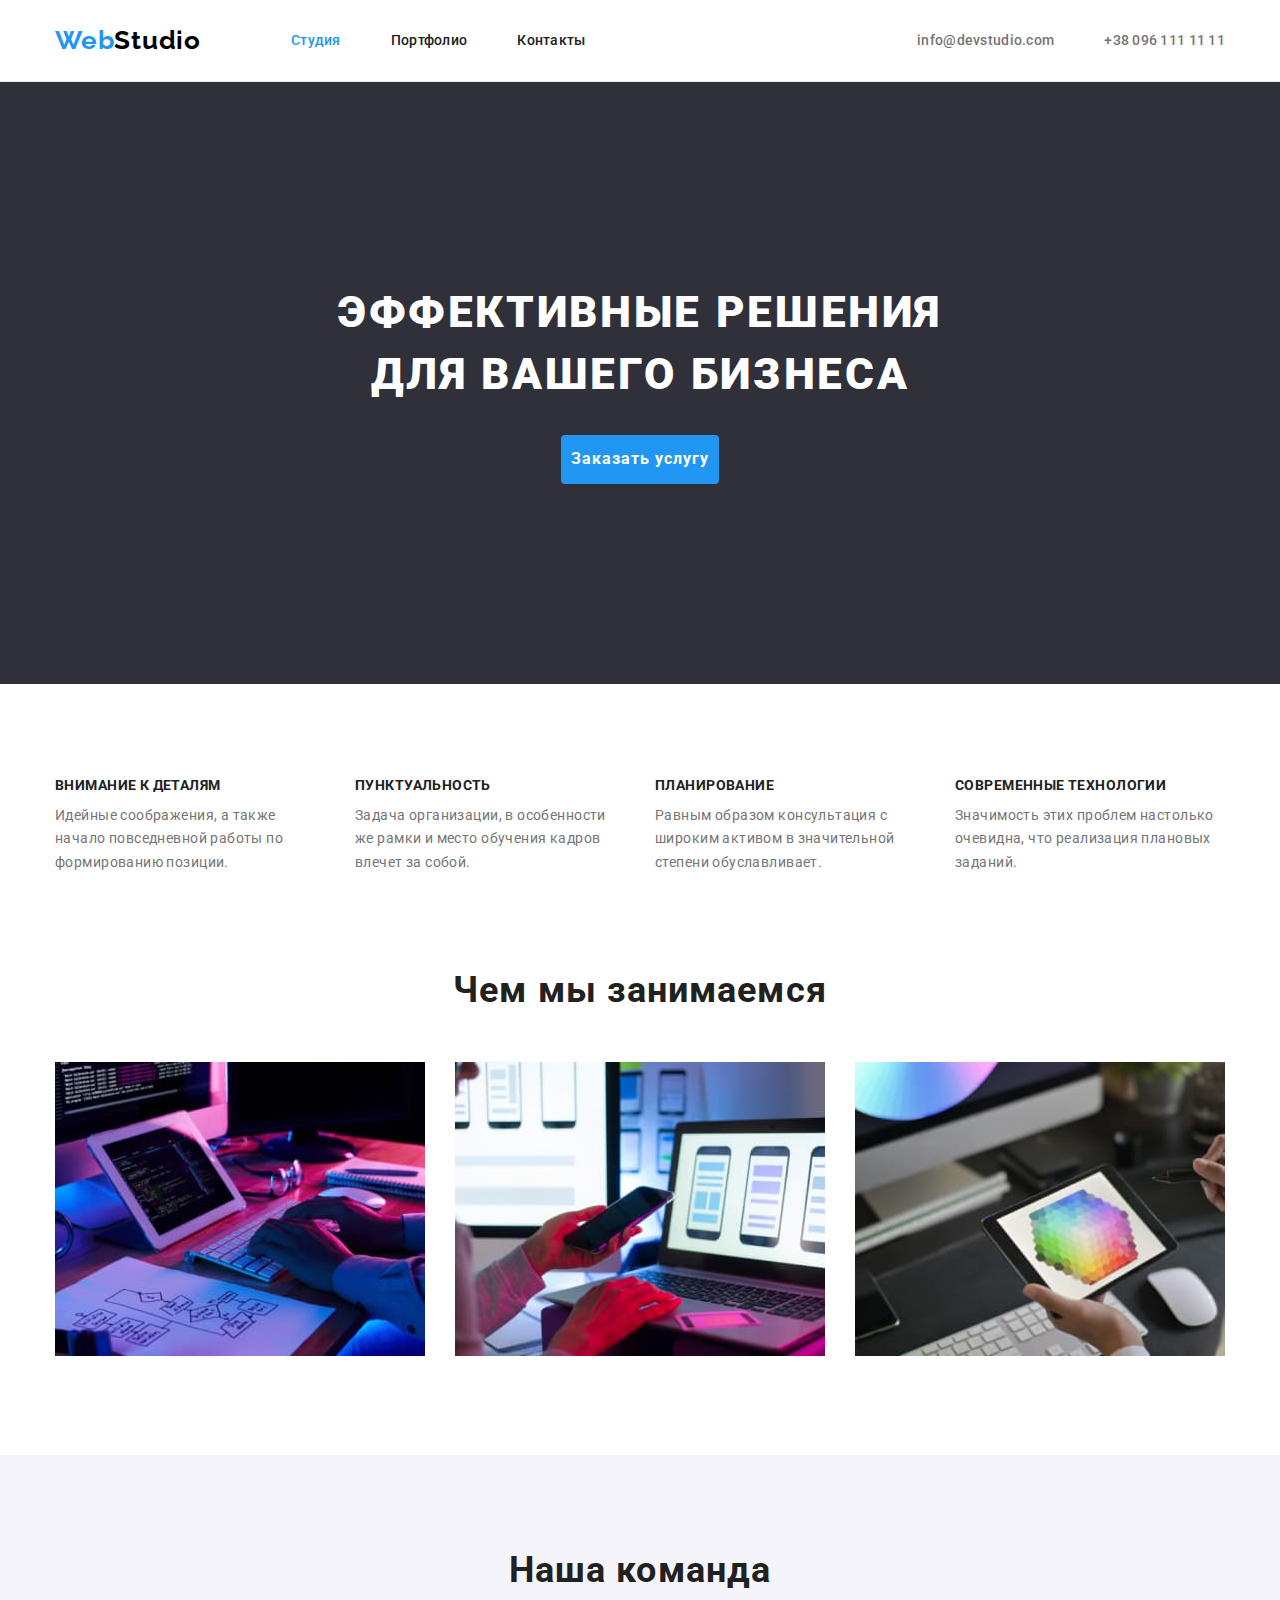
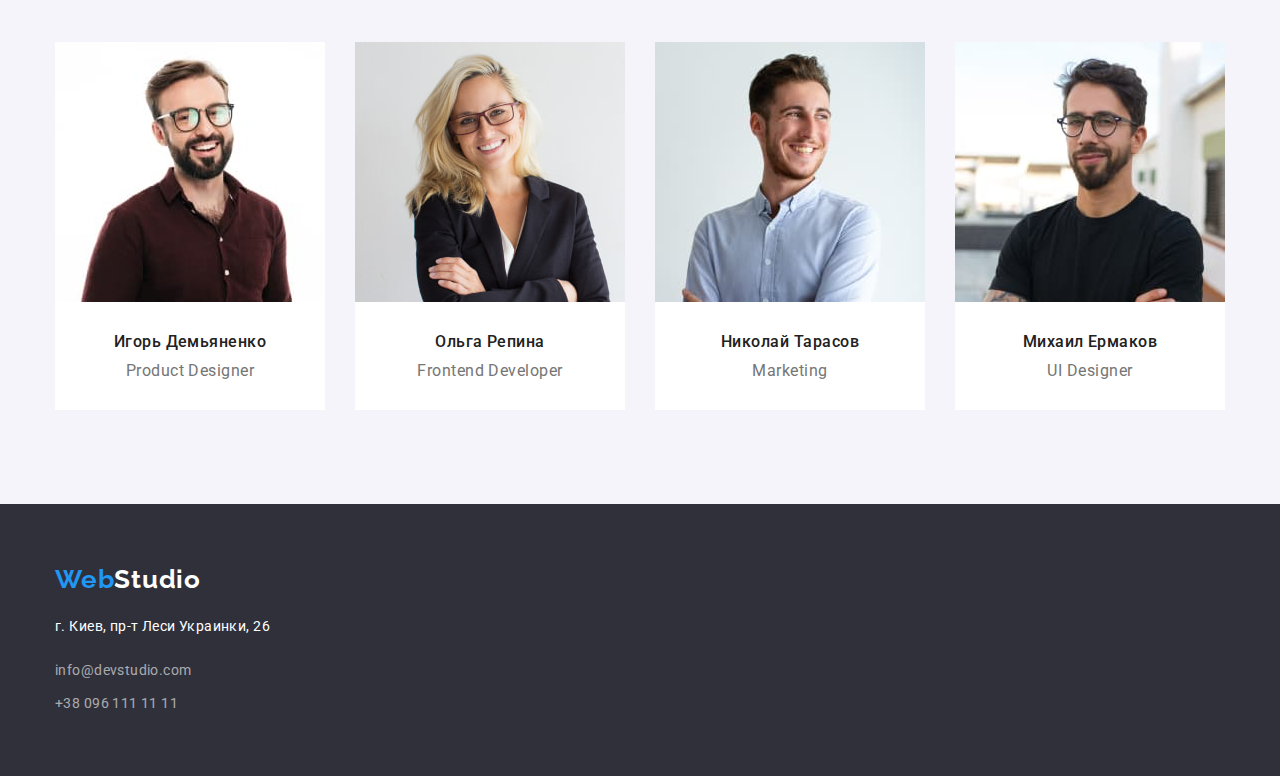
<file: index.html>
<!DOCTYPE html>
<html lang="ru">
  <head>
    <meta charset="UTF-8" />
    <meta http-equiv="X-UA-Compatible" content="IE=edge" />
    <meta name="viewport" content="width=device-width, initial-scale=1.0" />
    <title>Студия</title>
    <link rel="preconnect" href="https://fonts.googleapis.com" />
    <link rel="preconnect" href="https://fonts.gstatic.com" crossorigin />
    <link
      href="https://fonts.googleapis.com/css2?family=Raleway:wght@700&family=Roboto:wght@400;500;700;900&display=swap"
      rel="stylesheet"
    />
    <link
      rel="stylesheet"
      href="https://cdnjs.cloudflare.com/ajax/libs/modern-normalize/1.1.0/modern-normalize.min.css"
    />
    <link rel="stylesheet" href="./css/styles.css" />
  </head>
  <body>
    <!-- Шапка сайта -->
    <header>
      <div class="container navigation">
        <nav class="main-nav">
          <a href="./index.html" class="logo"><span>Web</span>Studio</a>
          <ul class="site-nav list">
            <li><a href="./index.html" class="current-page link">Студия</a></li>
            <li><a href="./portfolio.html" class="link">Портфолио</a></li>
            <li><a href="" class="link">Контакты</a></li>
          </ul>
        </nav>
        <ul class="auth-nav list">
          <li><a href="mailto:info@devstudio.com" class="link">info@devstudio.com</a></li>
          <li><a href="tel:+380961111111" class="link">+38 096 111 11 11</a></li>
        </ul>
      </div>
    </header>
    <main>
      <!-- Герой -->
      <section class="hero">
        <h1 class="hero-title">
          Эффективные решения <br />
          для вашего бизнеса
        </h1>
        <button type="button" class="button">Заказать услугу</button>
      </section>
      <!--Род деятельности-->
      <section class="section-features">
        <div class="container">
          <h2 class="hide">Наши особенности</h2>
          <!--Потом спрячем через стили-->
          <ul class="list features-list">
            <li class="features-colum">
              <h3 class="features-title">Внимание к деталям</h3>
              <p class="features-description">
                Идейные соображения, а также начало повседневной работы по формированию позиции.
              </p>
            </li>
            <li class="features-colum">
              <h3 class="features-title">Пунктуальность</h3>
              <p class="features-description">
                Задача организации, в особенности же рамки и место обучения кадров влечет за собой.
              </p>
            </li>
            <li class="features-colum">
              <h3 class="features-title">Планирование</h3>
              <p class="features-description">
                Равным образом консультация с широким активом в значительной степени обуславливает.
              </p>
            </li>
            <li class="features-colum">
              <h3 class="features-title">Современные технологии</h3>
              <p class="features-description">
                Значимость этих проблем настолько очевидна, что реализация плановых заданий.
              </p>
            </li>
          </ul>
        </div>
      </section>
      <section class="section">
        <div class="container">
          <h2 class="characteristic-title">Чем мы занимаемся</h2>
          <ul class="list characteristic-imgs">
            <li>
              <img
                class="characteristic-picture"
                src="./images/box_1.jpg"
                alt="коддинг"
                width="370"
              />
            </li>
            <li>
              <img
                class="characteristic-picture"
                src="./images/box_2.jpg"
                alt="мобайл"
                width="370"
              />
            </li>
            <li>
              <img
                class="characteristic-picture"
                src="./images/box_3.jpg"
                alt="дизайн"
                width="370"
              />
            </li>
          </ul>
        </div>
      </section>
      <!--Наша команда-->
      <section class="section team">
        <div class="container">
          <h2 class="team-title">Наша команда</h2>
          <ul class="member list">
            <li class="member-li">
              <img class="member-img" src="./images/igor.jpg" alt="игорь" />
              <div class="member-dscr">
                <h3 class="member-title">Игорь Демьяненко</h3>
                <p class="member-position" lang="en">Product Designer</p>
              </div>
            </li>
            <li class="member-li">
              <img class="member-img" src="./images/olga.jpg" alt="ольга" width="270" />
              <div class="member-dscr">
                <h3 class="member-title">Ольга Репина</h3>
                <p class="member-position" lang="en">Frontend Developer</p>
              </div>
            </li>
            <li class="member-li">
              <img class="member-img" src="./images/nikola.jpg" alt="николай" width="270" />
              <div class="member-dscr">
                <h3 class="member-title">Николай Тарасов</h3>
                <p class="member-position" lang="en">Marketing</p>
              </div>
            </li>
            <li class="member-li">
              <img class="member-img" src="./images/mihail.jpg" alt="михаил" width="270" />
              <div class="member-dscr">
                <h3 class="member-title">Михаил Ермаков</h3>
                <p class="member-position" lang="en">UI Designer</p>
              </div>
            </li>
          </ul>
        </div>
      </section>
    </main>
    <!--Футер-->
    <footer>
        <div class="container">
          <a href="./index.html" class="logo foot"><span>Web</span>Studio</a>
          <address>
            <p class="street">г. Киев, пр-т Леси Украинки, 26</p>
            <ul class="contacts list">
              <li><a class="link" href="mailto:info@devstudio.com">info@devstudio.com</a></li>
              <li><a class="link" href="tel:+380961111111">+38 096 111 11 11</a></li>
            </ul>
          </address>
        </div>
    </footer>
  </body>
</html>
</file>
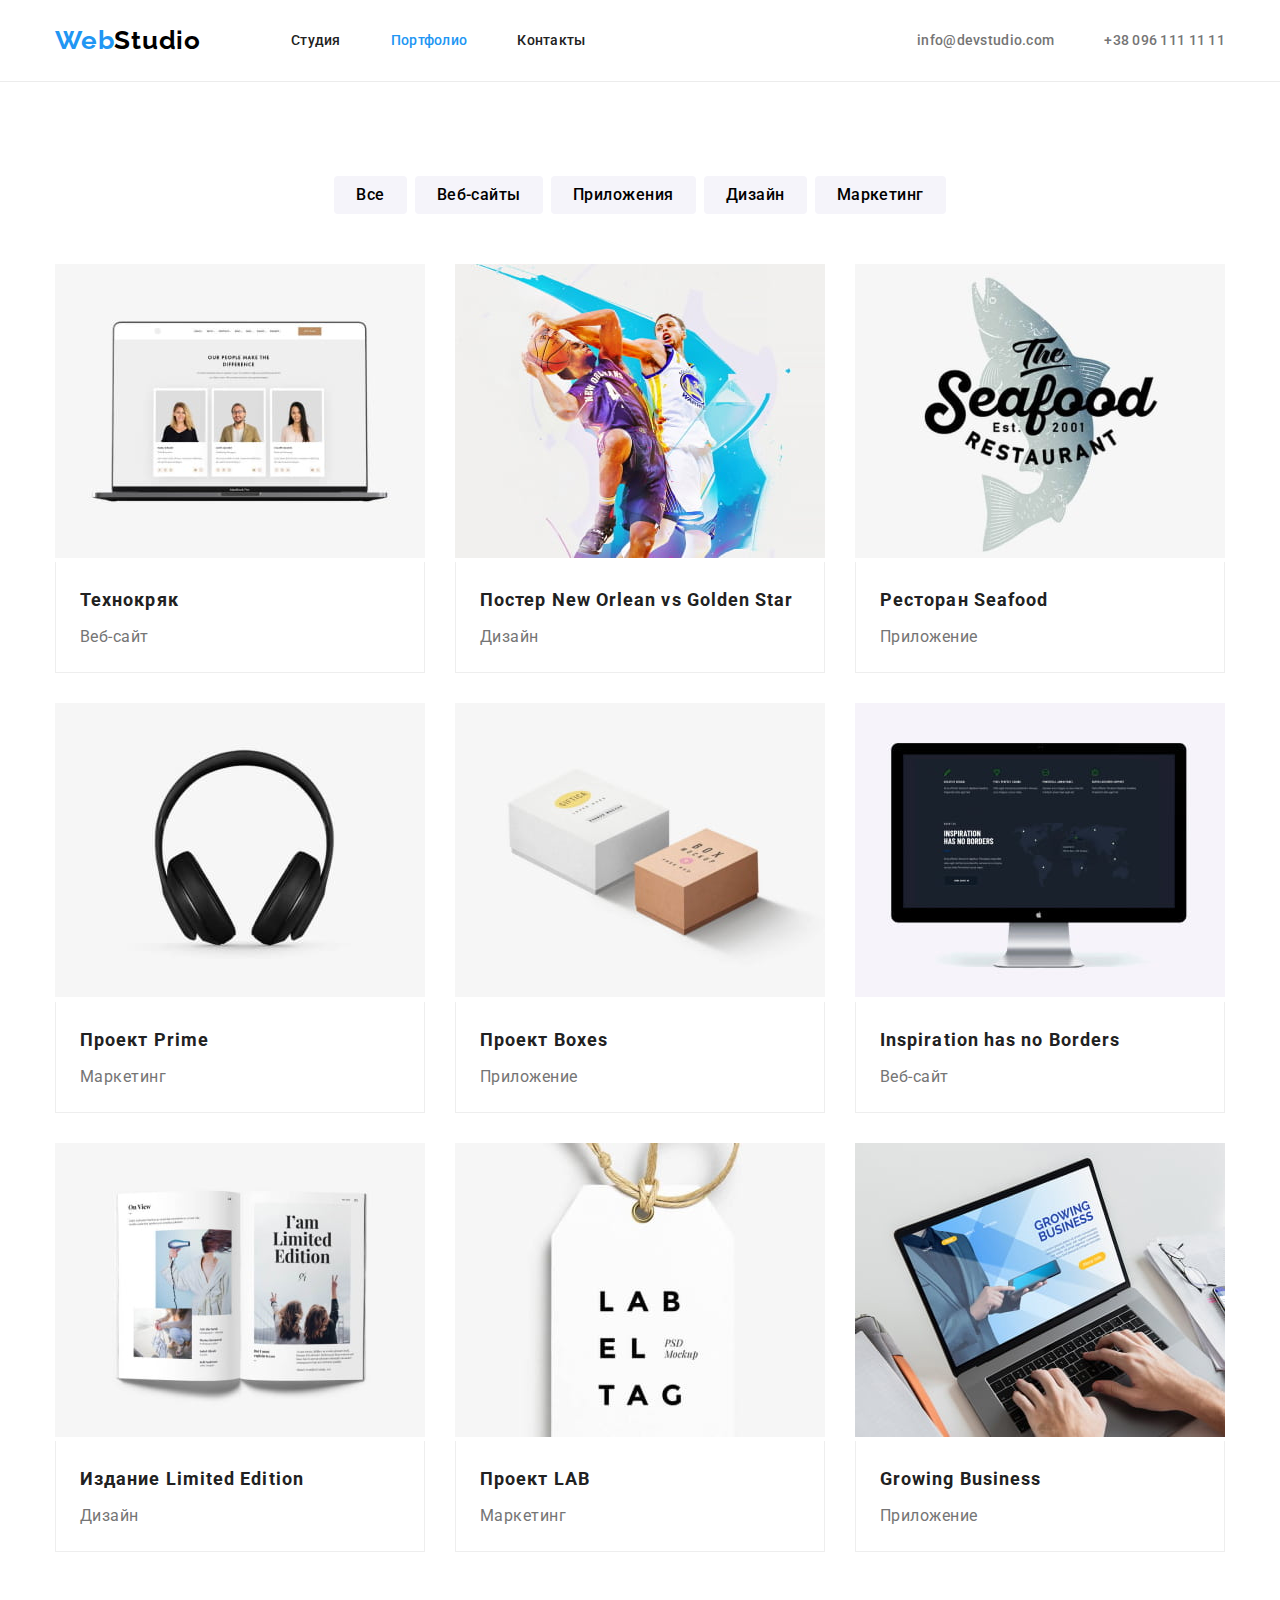
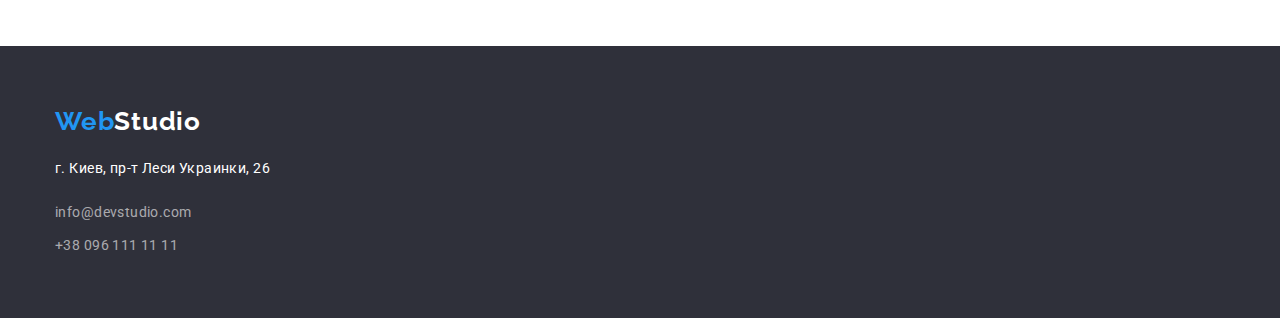
<file: portfolio.html>
<!DOCTYPE html>
<html lang="ru">
  <head>
    <meta charset="UTF-8" />
    <meta http-equiv="X-UA-Compatible" content="IE=edge" />
    <meta name="viewport" content="width=device-width, initial-scale=1.0" />
    <title>Студия</title>
    <link rel="preconnect" href="https://fonts.googleapis.com" />
    <link rel="preconnect" href="https://fonts.gstatic.com" crossorigin />
    <link
      href="https://fonts.googleapis.com/css2?family=Raleway:wght@700&family=Roboto:wght@400;500;700;900&display=swap"
      rel="stylesheet"
    />
    <link
      rel="stylesheet"
      href="https://cdnjs.cloudflare.com/ajax/libs/modern-normalize/1.1.0/modern-normalize.min.css"
    />
    <link rel="stylesheet" href="./css/styles.css" />
  </head>
  <body>
    <!-- Шапка сайта -->
    <header>
      <div class="container navigation">
        <nav class="main-nav">
          <a href="./index.html" class="logo"><span>Web</span>Studio</a>
          <ul class="site-nav list">
            <li><a href="./index.html" class="link">Студия</a></li>
            <li><a href="./portfolio.html" class="current-page link">Портфолио</a></li>
            <li><a href="" class="link">Контакты</a></li>
          </ul>
        </nav>
        <ul class="auth-nav list">
          <li><a href="mailto:info@devstudio.com" class="link">info@devstudio.com</a></li>
          <li><a href="tel:+380961111111" class="link">+38 096 111 11 11</a></li>
        </ul>
      </div>
    </header>
    <main>
      <!-- Портфолио -->
      <section class="section portfolio">
        <div class="container">
          <h1 class="hide">Портфолио</h1>
          <!-- h1 потом спрячем -->
          <ul class="portfolio-buttons list">
            <li><button type="button" class="portfolio-button">Все</button></li>
            <li><button type="button" class="portfolio-button">Веб-сайты</button></li>
            <li><button type="button" class="portfolio-button">Приложения</button></li>
            <li><button type="button" class="portfolio-button">Дизайн</button></li>
            <li><button type="button" class="portfolio-button">Маркетинг</button></li>
          </ul>
          <ul class="portfolio-examples list">
            <li class="obvodka">
              <a href="" class="">
                <img
                  class="portfolio-img"
                  src="./images/technocrack.jpg"
                  alt="технокряк-сайт"
                  width="370"
                />
                <div class="portfolio-thmb">
                  <h2 class="portfolio-title">Технокряк</h2>
                  <p class="portfolio-dscr">Веб-сайт</p>
                </div>
              </a>
            </li>
            <li class="obvodka">
              <a href="">
                <img
                  class="portfolio-img"
                  src="./images/new-orlean-vs.jpg"
                  alt="нба-постер"
                  width="370"
                />
                <div class="portfolio-thmb">
                  <h2 class="portfolio-title">
                    Постер <span lang="en">New Orlean vs Golden Star</span>
                  </h2>
                  <p class="portfolio-dscr">Дизайн</p>
                </div>
              </a>
            </li>
            <li class="obvodka">
              <a href="">
                <img
                  class="portfolio-img"
                  src="./images/seafood.jpg"
                  alt="seafood-лого"
                  width="370"
                />
                <div class="portfolio-thmb">
                  <h2 class="portfolio-title">Ресторан <span lang="en">Seafood</span></h2>
                  <p class="portfolio-dscr">Приложение</p>
                </div>
              </a>
            </li>
            <li class="obvodka">
              <a href="">
                <img class="portfolio-img" src="./images/prime.jpg" alt="наушники" width="370" />
                <div class="portfolio-thmb">
                  <h2 class="portfolio-title">Проект <span lang="en">Prime</span></h2>
                  <p class="portfolio-dscr">Маркетинг</p>
                </div>
              </a>
            </li>
            <li class="obvodka">
              <a href="">
                <img class="portfolio-img" src="./images/boxes.jpg" alt="коробочки" width="370" />
                <div class="portfolio-thmb">
                  <h2 class="portfolio-title">Проект <span lang="en">Boxes</span></h2>
                  <p class="portfolio-dscr">Приложение</p>
                </div>
              </a>
            </li>
            <li class="obvodka">
              <a href="">
                <img
                  class="portfolio-img"
                  src="./images/inspiration-has-no-borders.jpg"
                  alt="сайт"
                  width="370"
                />
                <div class="portfolio-thmb">
                  <h2 class="portfolio-title" lang="en">Inspiration has no Borders</h2>
                  <p class="portfolio-dscr">Веб-сайт</p>
                </div>
              </a>
            </li>
            <li class="obvodka">
              <a href="">
                <img
                  class="portfolio-img"
                  src="./images/limited-edition.jpg"
                  alt="журнал"
                  width="370"
                />
                <div class="portfolio-thmb">
                  <h2 class="portfolio-title">Издание <span lang="en">Limited Edition</span></h2>
                  <p class="portfolio-dscr">Дизайн</p>
                </div>
              </a>
            </li>
            <li class="obvodka">
              <a href="">
                <img class="portfolio-img" src="./images/lab.jpg" alt="лейба" width="370" />
                <div class="portfolio-thmb">
                  <h2 class="portfolio-title">Проект <span lang="en">LAB</span></h2>
                  <p class="portfolio-dscr">Маркетинг</p>
                </div>
              </a>
            </li>
            <li class="obvodka">
              <a href="">
                <img
                  class="portfolio-img"
                  src="./images/growing-business.jpg"
                  alt="ноутбук"
                  width="370"
                />
                <div class="portfolio-thmb">
                  <h2 class="portfolio-title" lang="en">Growing Business</h2>
                  <p class="portfolio-dscr">Приложение</p>
                </div>
              </a>
            </li>
          </ul>
        </div>
      </section>
    </main>
    <!--Футер-->
    <footer>
      <div class="container">
        <a href="./index.html" class="logo foot"><span>Web</span>Studio</a>
        <address>
          <p class="street">г. Киев, пр-т Леси Украинки, 26</p>
          <ul class="contacts list">
            <li><a class="link" href="mailto:info@devstudio.com">info@devstudio.com</a></li>
            <li><a class="link" href="tel:+380961111111">+38 096 111 11 11</a></li>
          </ul>
        </address>
      </div>
    </footer>
  </body>
</html>
</file>
<file: css/styles.css>
/* *,::after,::before {
    box-sizing: border-box
} */

/* есть в нормалайзере */

/* :first-child
:last-child
или
:not(:last-child) */
:root {
  --primary-text-color: #757575;
  --primary-title-color: #212121;
  --primary-accent-color: #2196f3;
  --primary-bg-color: #ffffff;
  --secondary-bg-color: #2f303a;
}

body {
  background-color: var(--primary-bg-color);
  color: var(--primary-text-color);

  font-family: 'Roboto', sans-serif;
}

.site-nav .current-page {
  color: var(--primary-accent-color);
}

h1,
h2,
h3,
h4 {
  color: var(--primary-title-color);
}

h1,
h2,
h3,
h4,
p,
ul {
  margin-top: 0;
  margin-bottom: 0;
}

/* !!!!!!!!!!!!!!! Задал ширину контейнера (дивов) + выровнял по середине margin-left + отсутпы 15пикс !!!!!!!!!!!!!!*/
.container {
  width: 1200px;
  padding-left: 15px;
  padding-right: 15px;
  margin-left: auto;
  margin-right: auto;
}

/* !!!!!!!!!!!!!!! Задал внутрении отступы (падинги) в секциях + рамку для проверки внешних отступов (маргинов) !!!!!!!!!!!!!!*/
.section {
  padding-top: 94px;
  padding-bottom: 94px;
  /* outline: 2px solid tomato; */
}

.obvodka {
  /* outline: 2px solid tomato; */
}

header {
  padding-top: 25px;
  padding-bottom: 25px;
  border-bottom: 1px solid #ececec;
}

header a,
footer a {
  text-decoration: none;
}

.list {
  list-style: none;
  padding-left: 0;
}

/* < !-- Шапка сайта начало--> */

.navigation {
  display: flex;
  align-items: center;
}

.main-nav {
  display: flex;
  align-items: center;
}

.site-nav {
  display: flex;
  align-items: center;
}

.site-nav > li {
  margin-right: 50px;
}

.site-nav > li:last-child {
  margin-right: 0;
}

.auth-nav {
  display: flex;
  margin-left: auto;
}

.auth-nav > li {
  margin-right: 50px;
}
.auth-nav > li:last-child {
  margin-right: 0;
}

.logo {
  margin-right: 90px;
  color: #000000;

  font-family: 'Raleway', sans-serif;
  font-weight: 700;
  font-size: 26px;
  line-height: 1.2;
  letter-spacing: 0.03em;
}

.logo > span {
  color: var(--primary-accent-color);
}

.auth-nav a,
.site-nav a {
  font-weight: 500;
  font-size: 14px;
  line-height: 1.1;
  letter-spacing: 0.02em;
}

.site-nav a {
  color: var(--primary-title-color);
}

.auth-nav a {
  color: var(--primary-text-color);
}

.site-nav .link:hover,
.site-nav .link:focus {
  color: var(--primary-accent-color);
}

.auth-nav .link:hover,
.auth-nav .link:focus {
  color: var(--primary-accent-color);
}

/* ----------------------------------------------------- 1 -------------------------------------------------- */

/* < !-- Герой начало --> */

.hero {
  padding-top: 200px;
  padding-bottom: 200px;
  background-color: var(--secondary-bg-color);
  text-align: center;
}

.hero-title {
  margin-bottom: 30px;

  color: var(--primary-bg-color);

  font-weight: 900;
  font-size: 44px;
  line-height: 1.4;
  letter-spacing: 0.06em;
  text-transform: uppercase;
}

.button {
  display: inline-block;
  padding: 10px;

  color: var(--primary-bg-color);
  background-color: var(--primary-accent-color);
  cursor: pointer;
  border: none;
  border-radius: 4px;

  font-weight: 700;
  font-size: 16px;
  line-height: 1.8;
  letter-spacing: 0.06em;
  font-family: inherit;
}

.button:hover {
  background-color: var(--primary-bg-color);
  color: var(--primary-accent-color);
}
.button:active {
  background-color: var(--primary-accent-color);
  color: var(--primary-bg-color);
}

/* < !--Род деятельности--> */

.hide {
  font-size: 0px;
}

/* .features {
  display: flex;
} */

.section-features {
  padding-top: 94px;
}

.features-list {
  display: flex;
}

.features-list > li {
}

.features-colum {
  width: 270px;
  margin-right: 30px;
}
.features-colum:last-child {
  margin-right: 0;
}

.features-title {
  margin-bottom: 10px;

  font-weight: 700;
  font-size: 14px;
  line-height: 1.1;
  letter-spacing: 0.03em;
  text-transform: uppercase;

  margin-bottom: 10px;
}

.features-description {
  font-size: 14px;
  line-height: 1.7;
  letter-spacing: 0.03em;
}

.characteristic-imgs {
  display: flex;
}

.characteristic-imgs > li {
  margin-right: 30px;
}

.characteristic-imgs > li:last-child {
  margin-right: 0;
}

.characteristic-title {
  font-weight: 700;
  font-size: 36px;
  line-height: 1.2;
  text-align: center;
  letter-spacing: 0.03em;

  margin-bottom: 50px;
}

/* < !--Наша команда--> */

.team {
  background-color: #f5f4fa;
}

.member {
  display: flex;
}

.member-li {
  width: 270px;
  background-color: var(--primary-bg-color);
}

.member-li:not(:last-child) {
  margin-right: 30px;
}

.member-dscr {
  padding-top: 30px;
  padding-bottom: 30px;
}

.team-title {
  font-weight: 700;
  font-size: 36px;
  line-height: 1.2;
  text-align: center;
  letter-spacing: 0.03em;

  margin-bottom: 50px;
}
.member-img {
  display: block;
}

.member-title {
  margin-bottom: 10px;

  font-weight: 500;
  font-size: 16px;
  line-height: 1.2;
  letter-spacing: 0.03em;

  text-align: center;
}

.member-position {
  line-height: 1.2;
  letter-spacing: 0.03em;

  text-align: center;
}

.member-dscr {
  padding-bottom: 30px;
}

/* < !--Футер--> */

footer {
  background-color: var(--secondary-bg-color);
  font-style: normal;
  padding-top: 60px;
  padding-bottom: 60px;
}

.logo.foot {
  display: inline-block;
  margin-bottom: 20px;
  margin-right: 0px;
}

.foot {
  color: var(--primary-bg-color);
}
.street {
  display: inline-block;
  margin-bottom: 20px;
}

address {
  font-style: normal;
}

address a,
address p {
  font-size: 14px;
  line-height: 1.7;
  letter-spacing: 0.03em;
}
address p {
  color: var(--primary-bg-color);
}

.contacts li:not(:last-child) {
  margin-bottom: 9px;
}

.contacts a {
  display: inline-block;
  color: rgba(255, 255, 255, 0.6);
}
.contacts .link:hover,
.contacts .link:focus {
  color: var(--primary-accent-color);
}
/* ----------------------------------------------------- 2 -------------------------------------------------- */
/* < !-- Портфолио --> */
.portfolio-buttons {
  display: flex;
  justify-content: center;
  margin-bottom: 50px;
}

.portfolio-buttons li:not(:last-child) {
  margin-right: 8px;
}

.portfolio-button {
  padding: 6px 22px;

  font-weight: 500;
  font-size: 16px;
  line-height: 1.6;
  letter-spacing: 0.03em;
  font-family: inherit;
  background-color: #f5f4fa;
  border: none;
  border-radius: 4px;
  cursor: pointer;
}

/* .portfolio-button:last-child {
  margin-right: 8px;
} */

.portfolio-button:hover {
  background: var(--primary-accent-color);
  color: var(--primary-bg-color);
}

.portfolio-button:active {
  background: var(--primary-bg-color);
  color: var(--primary-accent-color);
}

.portfolio-examples {
  display: flex;
  flex-wrap: wrap;
  flex-basis: calc(100% / 3-30px);
  margin-top: -30px;
  margin-left: -30px;
}

.portfolio-examples li {
  margin-left: 30px;
  margin-top: 30px;
}

.portfolio-thmb {
  padding-bottom: 20px;
  padding-top: 20px;
  padding-left: 24px;
  padding-right: 24px;
  border-left: 1px solid #eeeeee;
  border-right: 1px solid #eeeeee;
  border-bottom: 1px solid #eeeeee;
}

.portfolio a {
  text-decoration: none;
}

.portfolio-img {
}

.portfolio-title {
  font-weight: 700;
  font-size: 18px;
  line-height: 2;
  letter-spacing: 0.06em;

  margin-bottom: 4px;
}

.portfolio-dscr {
  color: var(--primary-text-color);

  line-height: 30px;
  letter-spacing: 0.03em;
}
</file>
